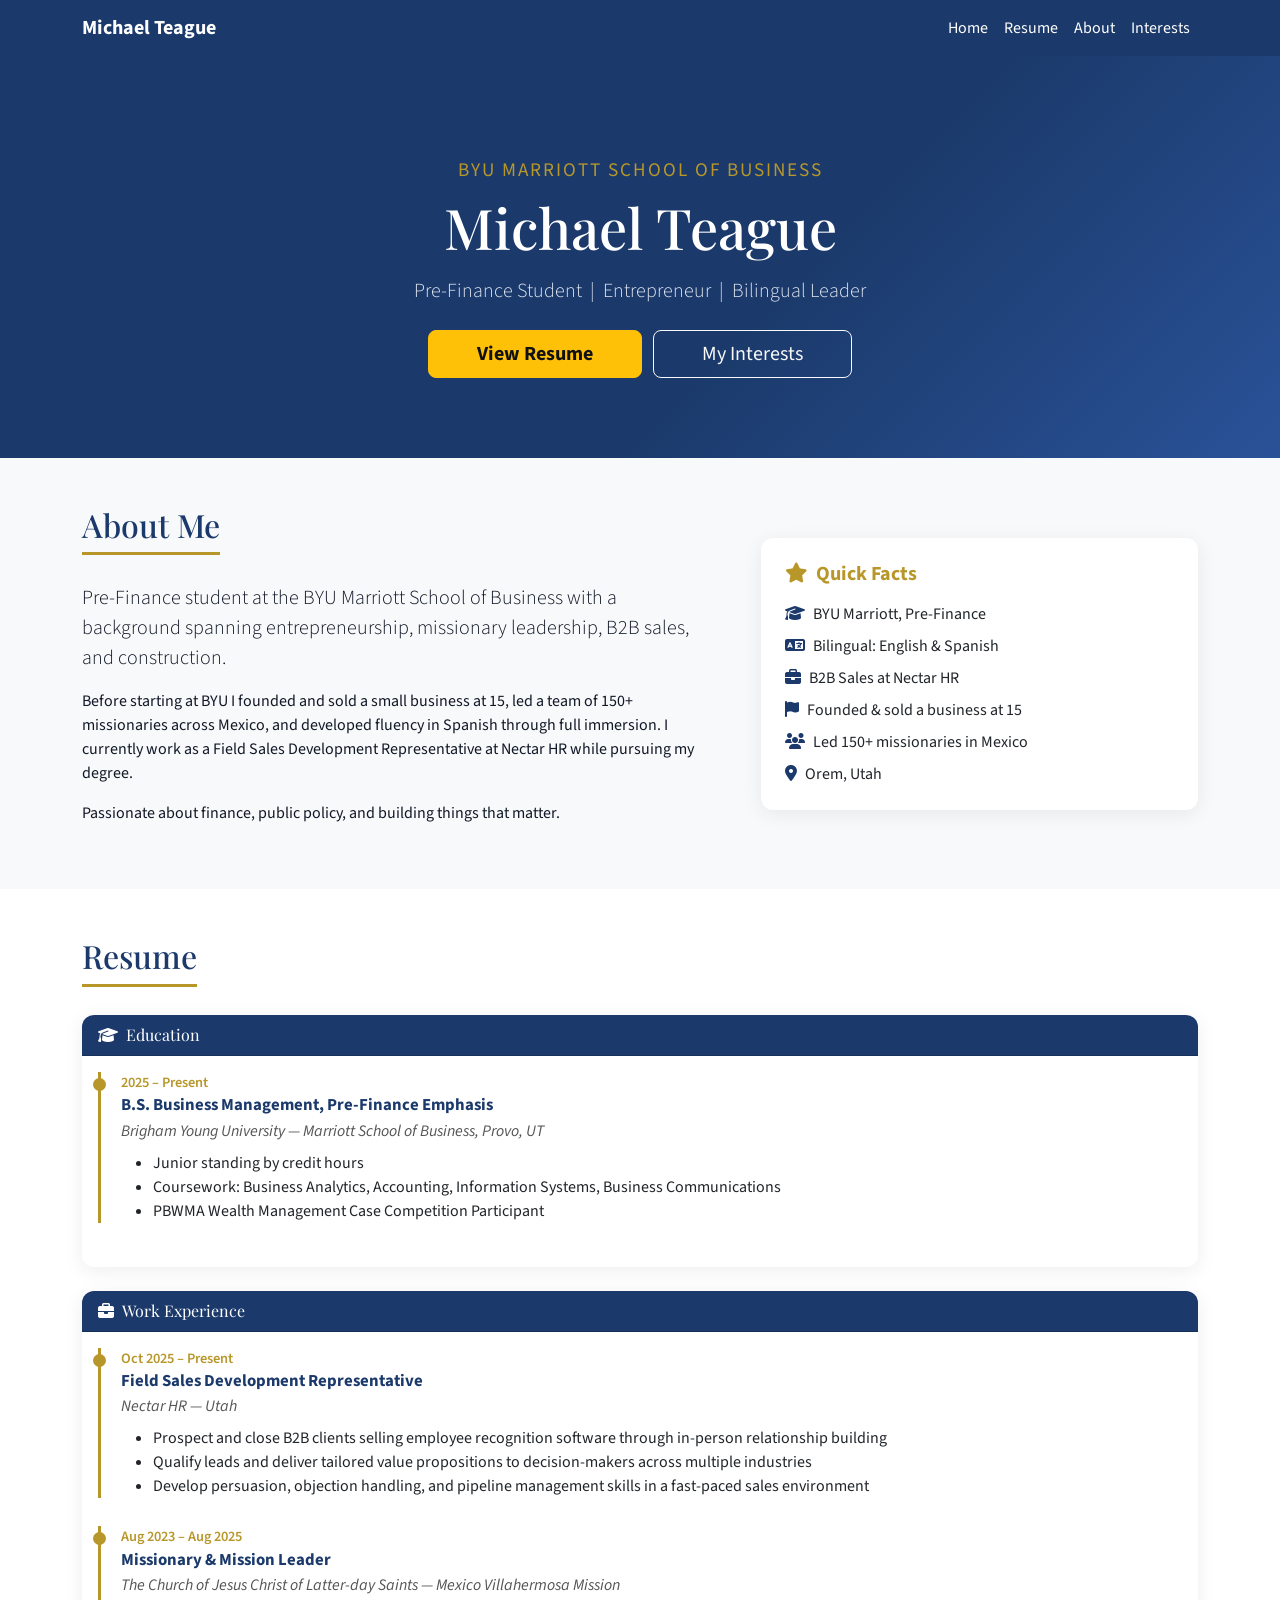
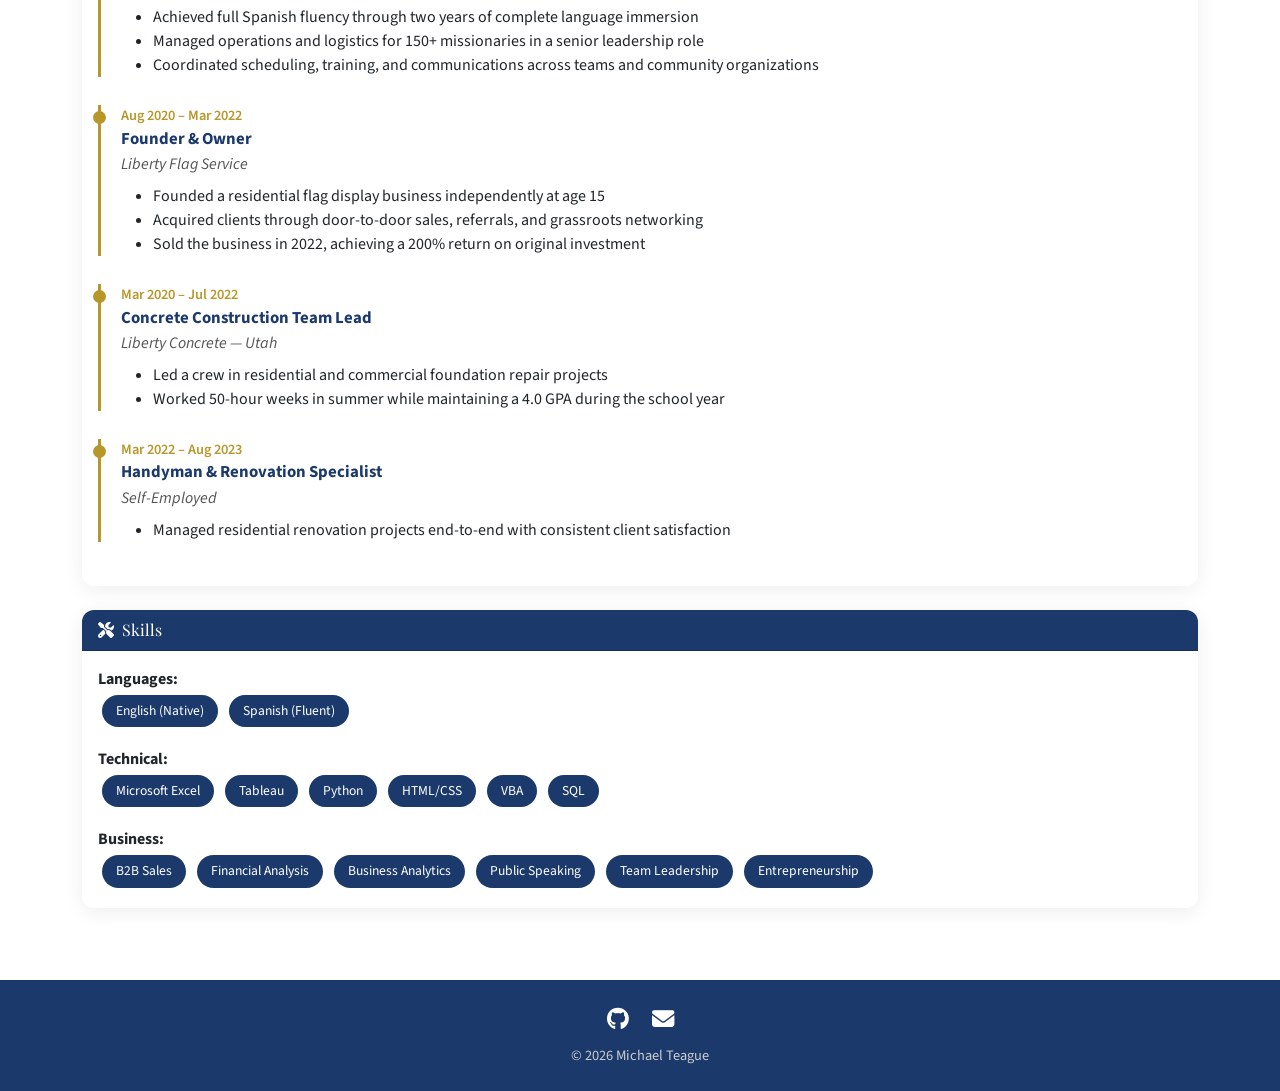
<file: index.html>
<!DOCTYPE html>
<html lang="en">
<head>
  <meta charset="UTF-8"/>
  <meta name="viewport" content="width=device-width,initial-scale=1.0"/>
  <title>Michael Teague</title>
  <link rel="stylesheet" href="https://cdn.jsdelivr.net/npm/bootstrap@5.3.2/dist/css/bootstrap.min.css"/>
  <link rel="stylesheet" href="https://cdnjs.cloudflare.com/ajax/libs/font-awesome/6.5.0/css/all.min.css"/>
  <link href="https://fonts.googleapis.com/css2?family=Playfair+Display:wght@600;700&family=Source+Sans+3:wght@300;400;600&display=swap" rel="stylesheet"/>
  <style>
    :root{--navy:#1B3A6B;--gold:#B8972A;--dark:#111827;}
    body{font-family:'Source Sans 3',sans-serif;color:var(--dark);}
    .navbar{background-color:var(--navy)!important;}
    .navbar-brand,.nav-link{color:#fff!important;}
    .nav-link:hover{color:var(--gold)!important;}
    .hero{background:linear-gradient(135deg,var(--navy) 60%,#2a5298 100%);color:white;padding:100px 0 80px;}
    .hero h1{font-family:'Playfair Display',serif;font-size:3.5rem;}
    .hero .subtitle{color:var(--gold);font-size:1.2rem;letter-spacing:2px;text-transform:uppercase;}
    .section-title{font-family:'Playfair Display',serif;color:var(--navy);border-bottom:3px solid var(--gold);padding-bottom:8px;margin-bottom:28px;display:inline-block;}
    .card{border:none;box-shadow:0 4px 20px rgba(0,0,0,.07);border-radius:12px;transition:transform .2s;}
    .card:hover{transform:translateY(-4px);}
    .card-header{background-color:var(--navy);color:white;font-family:'Playfair Display',serif;border-radius:12px 12px 0 0!important;}
    .badge-skill{background-color:var(--navy);color:white;padding:6px 14px;border-radius:20px;font-size:.85rem;display:inline-block;margin:4px;}
    .gold-accent{color:var(--gold);}
    .timeline-item{border-left:3px solid var(--gold);padding-left:20px;margin-bottom:28px;position:relative;}
    .timeline-item::before{content:'';position:absolute;left:-8px;top:6px;width:13px;height:13px;background:var(--gold);border-radius:50%;}
    .timeline-date{color:var(--gold);font-weight:600;font-size:.9rem;}
    .timeline-title{font-weight:700;color:var(--navy);font-size:1.05rem;}
    .timeline-org{color:#555;font-style:italic;}
    footer{background-color:var(--navy);color:#ccc;}
    .social-icon{font-size:1.4rem;margin:0 10px;color:white;transition:color .2s;text-decoration:none;}
    .social-icon:hover{color:var(--gold);}
  </style>
</head>
<body>
<nav class="navbar navbar-expand-lg navbar-dark sticky-top">
  <div class="container">
    <a class="navbar-brand fw-bold" href="index.html">Michael Teague</a>
    <button class="navbar-toggler" type="button" data-bs-toggle="collapse" data-bs-target="#navbarNav">
      <span class="navbar-toggler-icon"></span>
    </button>
    <div class="collapse navbar-collapse" id="navbarNav">
      <ul class="navbar-nav ms-auto">
        <li class="nav-item"><a class="nav-link" href="index.html">Home</a></li>
        <li class="nav-item"><a class="nav-link" href="#resume">Resume</a></li>
        <li class="nav-item"><a class="nav-link" href="#about">About</a></li>
        <li class="nav-item"><a class="nav-link" href="scratch.html">Interests</a></li>
      </ul>
    </div>
  </div>
</nav>

<section class="hero text-center">
  <div class="container">
    <p class="subtitle mb-2">BYU Marriott School of Business</p>
    <h1 class="mb-3">Michael Teague</h1>
    <p class="lead mb-4" style="color:#dde4f0;">Pre-Finance Student &nbsp;|&nbsp; Entrepreneur &nbsp;|&nbsp; Bilingual Leader</p>
    <a href="#resume" class="btn btn-warning btn-lg fw-bold px-5 me-2" style="color:#111;">View Resume</a>
    <a href="scratch.html" class="btn btn-outline-light btn-lg px-5">My Interests</a>
  </div>
</section>

<section class="py-5 bg-light" id="about">
  <div class="container">
    <div class="row align-items-center g-5">
      <div class="col-md-7">
        <h2 class="section-title">About Me</h2>
        <p class="lead">Pre-Finance student at the BYU Marriott School of Business with a background spanning entrepreneurship, missionary leadership, B2B sales, and construction.</p>
        <p>Before starting at BYU I founded and sold a small business at 15, led a team of 150+ missionaries across Mexico, and developed fluency in Spanish through full immersion. I currently work as a Field Sales Development Representative at Nectar HR while pursuing my degree.</p>
        <p>Passionate about finance, public policy, and building things that matter.</p>
      </div>
      <div class="col-md-5">
        <div class="card p-4">
          <h5 class="gold-accent fw-bold mb-3"><i class="fas fa-star me-2"></i>Quick Facts</h5>
          <ul class="list-unstyled mb-0">
            <li class="mb-2"><i class="fas fa-graduation-cap me-2" style="color:var(--navy)"></i>BYU Marriott, Pre-Finance</li>
            <li class="mb-2"><i class="fas fa-language me-2" style="color:var(--navy)"></i>Bilingual: English &amp; Spanish</li>
            <li class="mb-2"><i class="fas fa-briefcase me-2" style="color:var(--navy)"></i>B2B Sales at Nectar HR</li>
            <li class="mb-2"><i class="fas fa-flag me-2" style="color:var(--navy)"></i>Founded &amp; sold a business at 15</li>
            <li class="mb-2"><i class="fas fa-users me-2" style="color:var(--navy)"></i>Led 150+ missionaries in Mexico</li>
            <li><i class="fas fa-map-marker-alt me-2" style="color:var(--navy)"></i>Orem, Utah</li>
          </ul>
        </div>
      </div>
    </div>
  </div>
</section>

<section class="py-5" id="resume">
  <div class="container">
    <h2 class="section-title">Resume</h2>
    <div class="card mb-4">
      <div class="card-header"><i class="fas fa-graduation-cap me-2"></i>Education</div>
      <div class="card-body">
        <div class="timeline-item">
          <div class="timeline-date">2025 – Present</div>
          <div class="timeline-title">B.S. Business Management, Pre-Finance Emphasis</div>
          <div class="timeline-org">Brigham Young University — Marriott School of Business, Provo, UT</div>
          <ul class="mt-2">
            <li>Junior standing by credit hours</li>
            <li>Coursework: Business Analytics, Accounting, Information Systems, Business Communications</li>
            <li>PBWMA Wealth Management Case Competition Participant</li>
          </ul>
        </div>
      </div>
    </div>
    <div class="card mb-4">
      <div class="card-header"><i class="fas fa-briefcase me-2"></i>Work Experience</div>
      <div class="card-body">
        <div class="timeline-item">
          <div class="timeline-date">Oct 2025 – Present</div>
          <div class="timeline-title">Field Sales Development Representative</div>
          <div class="timeline-org">Nectar HR — Utah</div>
          <ul class="mt-2">
            <li>Prospect and close B2B clients selling employee recognition software through in-person relationship building</li>
            <li>Qualify leads and deliver tailored value propositions to decision-makers across multiple industries</li>
            <li>Develop persuasion, objection handling, and pipeline management skills in a fast-paced sales environment</li>
          </ul>
        </div>
        <div class="timeline-item">
          <div class="timeline-date">Aug 2023 – Aug 2025</div>
          <div class="timeline-title">Missionary &amp; Mission Leader</div>
          <div class="timeline-org">The Church of Jesus Christ of Latter-day Saints — Mexico Villahermosa Mission</div>
          <ul class="mt-2">
            <li>Achieved full Spanish fluency through two years of complete language immersion</li>
            <li>Managed operations and logistics for 150+ missionaries in a senior leadership role</li>
            <li>Coordinated scheduling, training, and communications across teams and community organizations</li>
          </ul>
        </div>
        <div class="timeline-item">
          <div class="timeline-date">Aug 2020 – Mar 2022</div>
          <div class="timeline-title">Founder &amp; Owner</div>
          <div class="timeline-org">Liberty Flag Service</div>
          <ul class="mt-2">
            <li>Founded a residential flag display business independently at age 15</li>
            <li>Acquired clients through door-to-door sales, referrals, and grassroots networking</li>
            <li>Sold the business in 2022, achieving a 200% return on original investment</li>
          </ul>
        </div>
        <div class="timeline-item">
          <div class="timeline-date">Mar 2020 – Jul 2022</div>
          <div class="timeline-title">Concrete Construction Team Lead</div>
          <div class="timeline-org">Liberty Concrete — Utah</div>
          <ul class="mt-2">
            <li>Led a crew in residential and commercial foundation repair projects</li>
            <li>Worked 50-hour weeks in summer while maintaining a 4.0 GPA during the school year</li>
          </ul>
        </div>
        <div class="timeline-item">
          <div class="timeline-date">Mar 2022 – Aug 2023</div>
          <div class="timeline-title">Handyman &amp; Renovation Specialist</div>
          <div class="timeline-org">Self-Employed</div>
          <ul class="mt-2">
            <li>Managed residential renovation projects end-to-end with consistent client satisfaction</li>
          </ul>
        </div>
      </div>
    </div>
    <div class="card mb-4">
      <div class="card-header"><i class="fas fa-tools me-2"></i>Skills</div>
      <div class="card-body">
        <div class="mb-3"><strong>Languages:</strong><br/>
          <span class="badge-skill">English (Native)</span>
          <span class="badge-skill">Spanish (Fluent)</span>
        </div>
        <div class="mb-3"><strong>Technical:</strong><br/>
          <span class="badge-skill">Microsoft Excel</span>
          <span class="badge-skill">Tableau</span>
          <span class="badge-skill">Python</span>
          <span class="badge-skill">HTML/CSS</span>
          <span class="badge-skill">VBA</span>
          <span class="badge-skill">SQL</span>
        </div>
        <div><strong>Business:</strong><br/>
          <span class="badge-skill">B2B Sales</span>
          <span class="badge-skill">Financial Analysis</span>
          <span class="badge-skill">Business Analytics</span>
          <span class="badge-skill">Public Speaking</span>
          <span class="badge-skill">Team Leadership</span>
          <span class="badge-skill">Entrepreneurship</span>
        </div>
      </div>
    </div>
  </div>
</section>

<footer class="py-4 text-center">
  <div class="container">
    <div class="mb-2">
      <a href="https://github.com/1mjteague-svg" target="_blank" class="social-icon"><i class="fab fa-github"></i></a>
      <a href="mailto:1mjteague@gmail.com" class="social-icon"><i class="fas fa-envelope"></i></a>
    </div>
    <p class="mb-0" style="font-size:.9rem;">&copy; 2026 Michael Teague</p>
  </div>
</footer>
<script src="https://cdn.jsdelivr.net/npm/bootstrap@5.3.2/dist/js/bootstrap.bundle.min.js"></script>
</body>
</html>
</file>
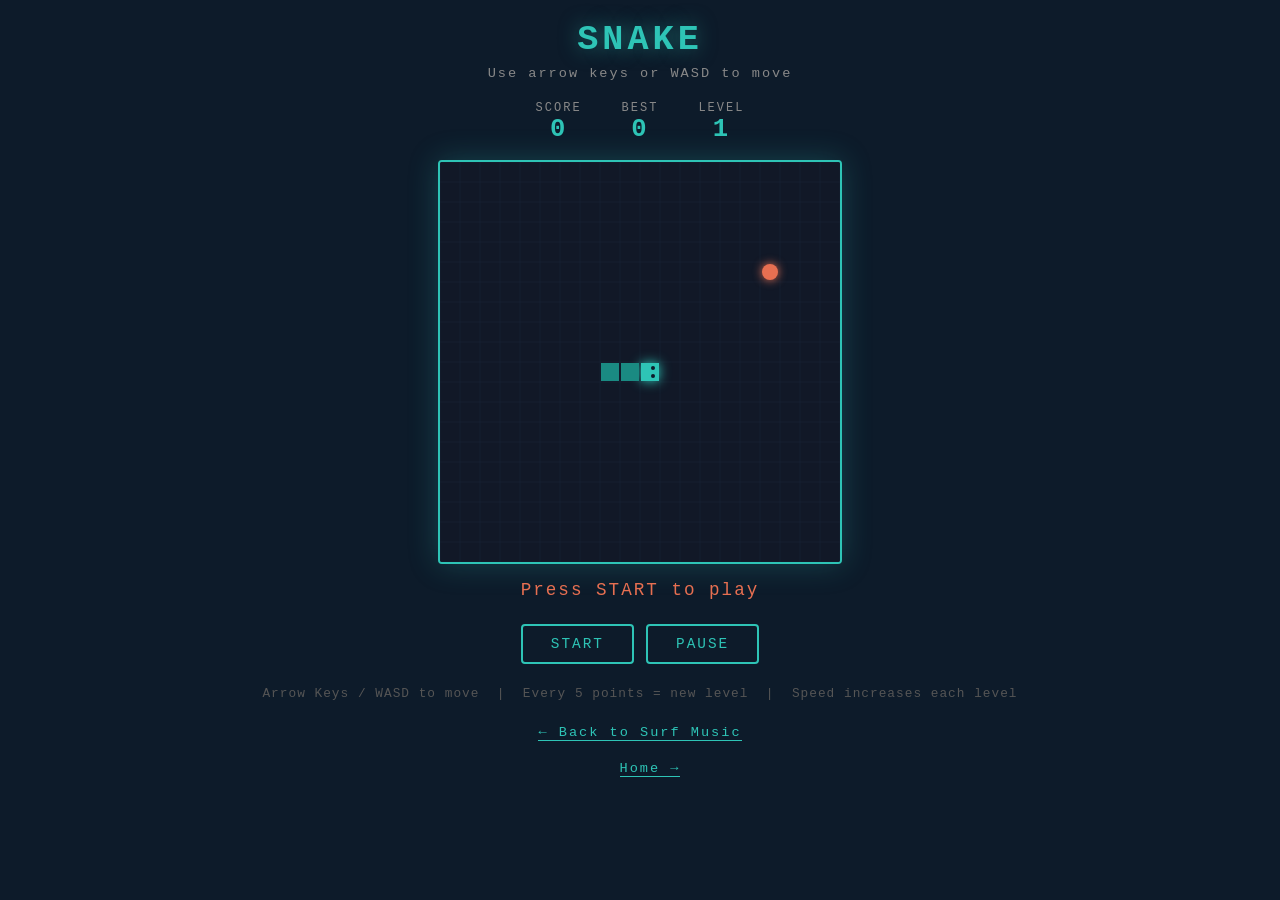
<file: app.html>
<!DOCTYPE html>
<html lang="en">
<head>
  <meta charset="UTF-8"/>
  <meta name="viewport" content="width=device-width,initial-scale=1.0"/>
  <title>Snake Game — Michael Teague</title>
  <style>
    * { margin:0; padding:0; box-sizing:border-box; }
    body {
      background: #0d1b2a;
      color: white;
      font-family: 'Courier New', monospace;
      display: flex;
      flex-direction: column;
      align-items: center;
      min-height: 100vh;
      padding: 20px;
    }
    h1 {
      font-size: 2.2rem;
      color: #2ec4b6;
      letter-spacing: 4px;
      margin-bottom: 6px;
      text-shadow: 0 0 20px rgba(46,196,182,0.5);
    }
    .subtitle { color: #888; font-size: 0.85rem; letter-spacing: 2px; margin-bottom: 20px; }
    #scoreboard {
      display: flex;
      gap: 40px;
      margin-bottom: 16px;
      font-size: 1rem;
      letter-spacing: 2px;
    }
    .score-box { text-align: center; }
    .score-label { color: #888; font-size: 0.75rem; }
    .score-value { color: #2ec4b6; font-size: 1.6rem; font-weight: bold; }
    #gameCanvas {
      border: 2px solid #2ec4b6;
      border-radius: 4px;
      box-shadow: 0 0 30px rgba(46,196,182,0.25);
      background: #111827;
      display: block;
    }
    #message {
      margin-top: 16px;
      font-size: 1.1rem;
      color: #e76f51;
      letter-spacing: 2px;
      min-height: 28px;
      text-align: center;
    }
    #controls {
      margin-top: 16px;
      display: flex;
      gap: 12px;
    }
    button {
      background: transparent;
      border: 2px solid #2ec4b6;
      color: #2ec4b6;
      padding: 10px 28px;
      font-family: 'Courier New', monospace;
      font-size: 0.9rem;
      letter-spacing: 2px;
      cursor: pointer;
      border-radius: 4px;
      transition: all 0.2s;
    }
    button:hover { background: #2ec4b6; color: #0d1b2a; }
    .key-hints {
      margin-top: 18px;
      color: #555;
      font-size: 0.8rem;
      letter-spacing: 1px;
      text-align: center;
      line-height: 1.8;
    }
    .nav-link {
      margin-top: 20px;
      color: #2ec4b6;
      text-decoration: none;
      font-size: 0.85rem;
      letter-spacing: 2px;
      border-bottom: 1px solid #2ec4b6;
      transition: color 0.2s;
    }
    .nav-link:hover { color: #e76f51; border-color: #e76f51; }
    /* Mobile D-pad */
    #dpad {
      display: none;
      margin-top: 16px;
      flex-direction: column;
      align-items: center;
      gap: 4px;
    }
    #dpad .row { display: flex; gap: 4px; }
    #dpad button { padding: 14px 20px; font-size: 1.1rem; min-width: 52px; }
    @media (max-width: 600px) {
      #dpad { display: flex; }
      #gameCanvas { width: 320px; height: 320px; }
    }
  </style>
</head>
<body>

<h1>SNAKE</h1>
<p class="subtitle">Use arrow keys or WASD to move</p>

<div id="scoreboard">
  <div class="score-box">
    <div class="score-label">SCORE</div>
    <div class="score-value" id="score">0</div>
  </div>
  <div class="score-box">
    <div class="score-label">BEST</div>
    <div class="score-value" id="best">0</div>
  </div>
  <div class="score-box">
    <div class="score-label">LEVEL</div>
    <div class="score-value" id="level">1</div>
  </div>
</div>

<canvas id="gameCanvas" width="400" height="400"></canvas>
<div id="message">Press START to play</div>

<div id="controls">
  <button id="startBtn" onclick="startGame()">START</button>
  <button onclick="togglePause()">PAUSE</button>
</div>

<!-- Mobile D-pad -->
<div id="dpad">
  <div class="row"><button onclick="mobileDir('UP')">▲</button></div>
  <div class="row">
    <button onclick="mobileDir('LEFT')">◀</button>
    <button onclick="mobileDir('DOWN')">▼</button>
    <button onclick="mobileDir('RIGHT')">▶</button>
  </div>
</div>

<div class="key-hints">
  Arrow Keys / WASD to move &nbsp;|&nbsp; Every 5 points = new level &nbsp;|&nbsp; Speed increases each level
</div>

<a class="nav-link" href="scratch.html">← Back to Surf Music</a>
<a class="nav-link" href="index.html" style="margin-left:20px;">Home →</a>

<script>
  const canvas = document.getElementById('gameCanvas');
  const ctx = canvas.getContext('2d');
  const GRID = 20;
  const COLS = canvas.width / GRID;
  const ROWS = canvas.height / GRID;

  let snake, dir, nextDir, food, score, bestScore, level, gameLoop, paused, running;

  const COLORS = {
    head:   '#2ec4b6',
    body:   '#1a8a82',
    food:   '#e76f51',
    grid:   '#1a2438',
    text:   '#2ec4b6',
  };

  function init() {
    snake = [{x:10, y:10}, {x:9,y:10}, {x:8,y:10}];
    dir = {x:1, y:0};
    nextDir = {x:1, y:0};
    score = 0;
    level = 1;
    paused = false;
    running = false;
    bestScore = bestScore || 0;
    placeFood();
    updateScoreboard();
    drawBoard();
  }

  function placeFood() {
    let pos;
    do {
      pos = {
        x: Math.floor(Math.random() * COLS),
        y: Math.floor(Math.random() * ROWS)
      };
    } while (snake.some(s => s.x === pos.x && s.y === pos.y));
    food = pos;
  }

  function getSpeed() {
    return Math.max(60, 180 - (level - 1) * 25);
  }

  function startGame() {
    if (gameLoop) clearInterval(gameLoop);
    init();
    running = true;
    document.getElementById('message').textContent = '';
    document.getElementById('startBtn').textContent = 'RESTART';
    gameLoop = setInterval(tick, getSpeed());
  }

  function togglePause() {
    if (!running) return;
    paused = !paused;
    document.getElementById('message').textContent = paused ? '— PAUSED —' : '';
  }

  function tick() {
    if (paused) return;
    dir = nextDir;
    const head = {x: snake[0].x + dir.x, y: snake[0].y + dir.y};

    // Wall collision
    if (head.x < 0 || head.x >= COLS || head.y < 0 || head.y >= ROWS) {
      return gameOver();
    }
    // Self collision
    if (snake.some(s => s.x === head.x && s.y === head.y)) {
      return gameOver();
    }

    snake.unshift(head);

    if (head.x === food.x && head.y === food.y) {
      score++;
      if (score > bestScore) bestScore = score;
      level = Math.floor(score / 5) + 1;
      placeFood();
      clearInterval(gameLoop);
      gameLoop = setInterval(tick, getSpeed());
      updateScoreboard();
    } else {
      snake.pop();
    }

    drawBoard();
  }

  function gameOver() {
    clearInterval(gameLoop);
    running = false;
    drawBoard();
    ctx.fillStyle = 'rgba(13,27,42,0.75)';
    ctx.fillRect(0, 0, canvas.width, canvas.height);
    ctx.fillStyle = '#e76f51';
    ctx.font = 'bold 28px Courier New';
    ctx.textAlign = 'center';
    ctx.fillText('GAME OVER', canvas.width/2, canvas.height/2 - 20);
    ctx.fillStyle = '#2ec4b6';
    ctx.font = '16px Courier New';
    ctx.fillText('Score: ' + score, canvas.width/2, canvas.height/2 + 14);
    ctx.fillText('Press START to play again', canvas.width/2, canvas.height/2 + 40);
    document.getElementById('message').textContent = 'Final score: ' + score;
  }

  function drawBoard() {
    // Background
    ctx.fillStyle = '#111827';
    ctx.fillRect(0, 0, canvas.width, canvas.height);

    // Grid lines
    ctx.strokeStyle = COLORS.grid;
    ctx.lineWidth = 0.5;
    for (let x = 0; x <= canvas.width; x += GRID) {
      ctx.beginPath(); ctx.moveTo(x, 0); ctx.lineTo(x, canvas.height); ctx.stroke();
    }
    for (let y = 0; y <= canvas.height; y += GRID) {
      ctx.beginPath(); ctx.moveTo(0, y); ctx.lineTo(canvas.width, y); ctx.stroke();
    }

    // Food
    ctx.fillStyle = COLORS.food;
    ctx.shadowColor = COLORS.food;
    ctx.shadowBlur = 10;
    ctx.beginPath();
    ctx.arc(food.x * GRID + GRID/2, food.y * GRID + GRID/2, GRID/2 - 2, 0, Math.PI*2);
    ctx.fill();
    ctx.shadowBlur = 0;

    // Snake
    snake.forEach((seg, i) => {
      const isHead = i === 0;
      ctx.fillStyle = isHead ? COLORS.head : COLORS.body;
      if (isHead) { ctx.shadowColor = COLORS.head; ctx.shadowBlur = 12; }
      ctx.fillRect(seg.x * GRID + 1, seg.y * GRID + 1, GRID - 2, GRID - 2);
      ctx.shadowBlur = 0;
    });

    // Snake eyes
    const head = snake[0];
    ctx.fillStyle = '#0d1b2a';
    const ex = dir.x, ey = dir.y;
    const cx = head.x * GRID + GRID/2;
    const cy = head.y * GRID + GRID/2;
    const eyeOffset = 4;
    const perpX = -ey, perpY = ex;
    ctx.beginPath();
    ctx.arc(cx + ex*3 + perpX*eyeOffset, cy + ey*3 + perpY*eyeOffset, 2, 0, Math.PI*2);
    ctx.fill();
    ctx.beginPath();
    ctx.arc(cx + ex*3 - perpX*eyeOffset, cy + ey*3 - perpY*eyeOffset, 2, 0, Math.PI*2);
    ctx.fill();
  }

  function updateScoreboard() {
    document.getElementById('score').textContent = score;
    document.getElementById('best').textContent = bestScore;
    document.getElementById('level').textContent = level;
  }

  // Keyboard controls
  document.addEventListener('keydown', e => {
    const keys = {
      ArrowUp:'UP', ArrowDown:'DOWN', ArrowLeft:'LEFT', ArrowRight:'RIGHT',
      w:'UP', s:'DOWN', a:'LEFT', d:'RIGHT',
      W:'UP', S:'DOWN', A:'LEFT', D:'RIGHT'
    };
    const mapped = keys[e.key];
    if (mapped) {
      e.preventDefault();
      setDir(mapped);
    }
  });

  function mobileDir(d) { setDir(d); }

  function setDir(d) {
    if (!running || paused) return;
    const map = {
      UP:    {x:0,  y:-1},
      DOWN:  {x:0,  y:1},
      LEFT:  {x:-1, y:0},
      RIGHT: {x:1,  y:0},
    };
    const newDir = map[d];
    // Prevent reversing
    if (newDir.x === -dir.x && newDir.y === -dir.y) return;
    nextDir = newDir;
  }

  // Initial draw
  init();
</script>
</body>
</html>
</file>
